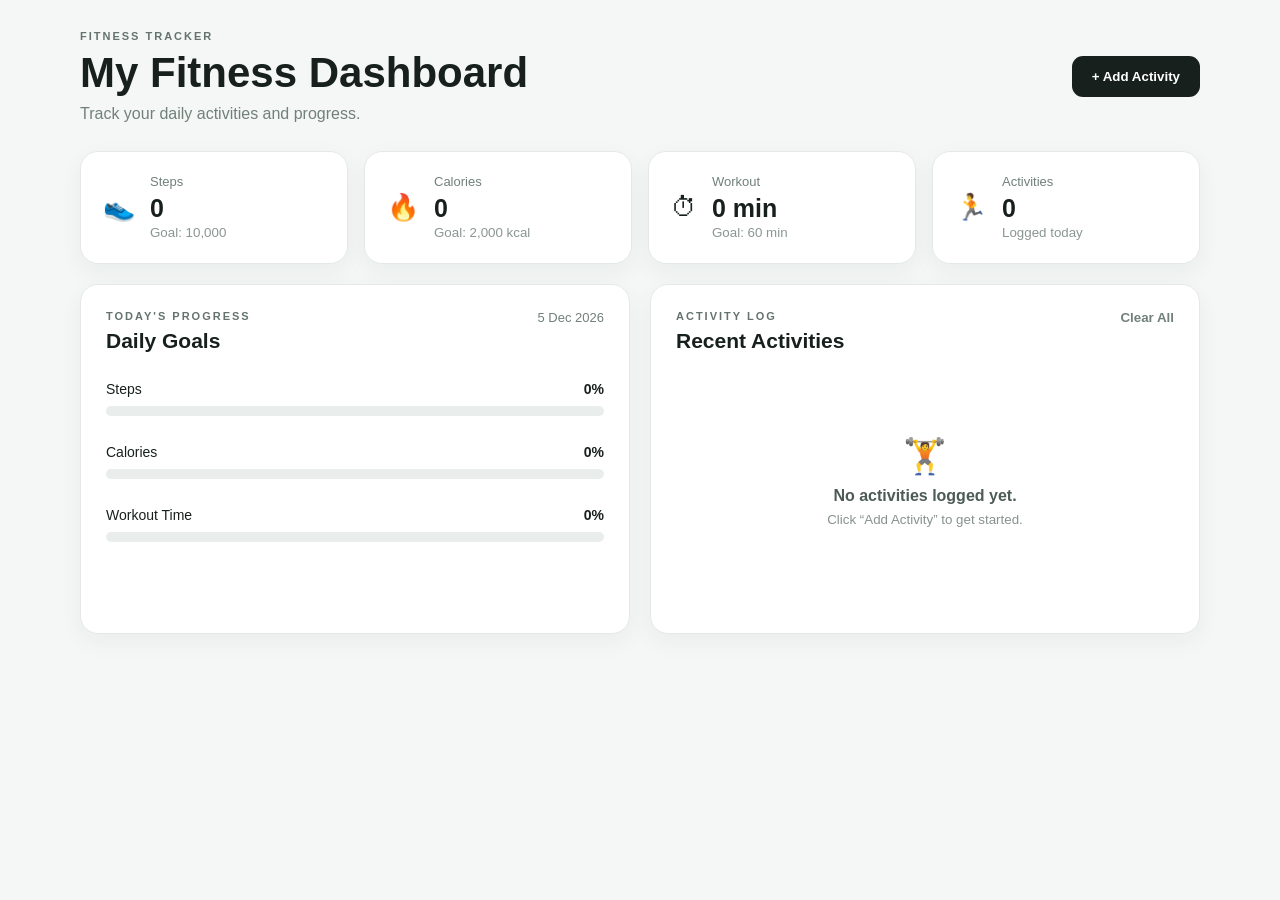
<file: index.html>
<!DOCTYPE html>
<html lang="en">
<head>
    <meta charset="UTF-8">
    <meta name="viewport" content="width=device-width, initial-scale=1.0">
    <title>FitTrack - Fitness Tracker</title>
    <link rel="stylesheet" href="style.css">
</head>
<body>
    <div class="app">
        <header class="topbar">
            <div>
                <p class="eyebrow">FITNESS TRACKER</p>
                <h1>My Fitness Dashboard</h1>
                <p class="subtitle">Track your daily activities and progress.</p>
            </div>
            <button class="primary-btn" id="openFormBtn">+ Add Activity</button>
        </header>

        <section class="stats-grid">
            <div class="stat-card">
                <span class="stat-icon">👟</span>
                <div>
                    <p>Steps</p>
                    <h2 id="stepsValue">0</h2>
                    <small>Goal: 10,000</small>
                </div>
            </div>

            <div class="stat-card">
                <span class="stat-icon">🔥</span>
                <div>
                    <p>Calories</p>
                    <h2 id="caloriesValue">0</h2>
                    <small>Goal: 2,000 kcal</small>
                </div>
            </div>

            <div class="stat-card">
                <span class="stat-icon">⏱</span>
                <div>
                    <p>Workout</p>
                    <h2 id="workoutValue">0 min</h2>
                    <small>Goal: 60 min</small>
                </div>
            </div>

            <div class="stat-card">
                <span class="stat-icon">🏃</span>
                <div>
                    <p>Activities</p>
                    <h2 id="activityCount">0</h2>
                    <small>Logged today</small>
                </div>
            </div>
        </section>

        <section class="content-grid">
            <div class="panel">
                <div class="panel-heading">
                    <div>
                        <p class="eyebrow">TODAY'S PROGRESS</p>
                        <h2>Daily Goals</h2>
                    </div>
                    <span id="dateDisplay"></span>
                </div>

                <div class="progress-item">
                    <div class="progress-label">
                        <span>Steps</span>
                        <strong id="stepsPercent">0%</strong>
                    </div>
                    <div class="progress-track"><div class="progress-fill" id="stepsProgress"></div></div>
                </div>

                <div class="progress-item">
                    <div class="progress-label">
                        <span>Calories</span>
                        <strong id="caloriesPercent">0%</strong>
                    </div>
                    <div class="progress-track"><div class="progress-fill" id="caloriesProgress"></div></div>
                </div>

                <div class="progress-item">
                    <div class="progress-label">
                        <span>Workout Time</span>
                        <strong id="workoutPercent">0%</strong>
                    </div>
                    <div class="progress-track"><div class="progress-fill" id="workoutProgress"></div></div>
                </div>
            </div>

            <div class="panel">
                <div class="panel-heading">
                    <div>
                        <p class="eyebrow">ACTIVITY LOG</p>
                        <h2>Recent Activities</h2>
                    </div>
                    <button class="text-btn" id="clearBtn">Clear All</button>
                </div>
                <div id="activityList" class="activity-list">
                    <div class="empty-state">
                        <div>🏋️</div>
                        <p>No activities logged yet.</p>
                        <small>Click “Add Activity” to get started.</small>
                    </div>
                </div>
            </div>
        </section>
    </div>

    <div class="modal hidden" id="activityModal">
        <div class="modal-card">
            <div class="modal-header">
                <div>
                    <p class="eyebrow">NEW ENTRY</p>
                    <h2>Log Fitness Activity</h2>
                </div>
                <button class="close-btn" id="closeFormBtn">&times;</button>
            </div>

            <form id="activityForm">
                <label>
                    Activity Type
                    <select id="activityType" required>
                        <option value="">Select activity</option>
                        <option>Walking</option>
                        <option>Running</option>
                        <option>Cycling</option>
                        <option>Gym Workout</option>
                        <option>Yoga</option>
                        <option>Swimming</option>
                        <option>Other</option>
                    </select>
                </label>

                <div class="form-row">
                    <label>
                        Duration (minutes)
                        <input type="number" id="duration" min="0" placeholder="30" required>
                    </label>
                    <label>
                        Calories
                        <input type="number" id="calories" min="0" placeholder="250" required>
                    </label>
                </div>

                <label>
                    Steps
                    <input type="number" id="steps" min="0" placeholder="3000" required>
                </label>

                <button class="primary-btn full-width" type="submit">Save Activity</button>
            </form>
        </div>
    </div>

    <script src="script.js"></script>
</body>
</html>
</file>
<file: style.css>
* {
    box-sizing: border-box;
    margin: 0;
    padding: 0;
}

body {
    min-height: 100vh;
    font-family: Arial, Helvetica, sans-serif;
    background: #f4f7f6;
    color: #17201d;
    padding: 30px;
}

.app {
    width: min(1120px, 100%);
    margin: 0 auto;
}

.topbar {
    display: flex;
    justify-content: space-between;
    align-items: center;
    gap: 20px;
    margin-bottom: 28px;
}

.eyebrow {
    color: #65736d;
    font-size: 11px;
    font-weight: 800;
    letter-spacing: 2px;
    margin-bottom: 7px;
}

h1 {
    font-size: clamp(28px, 4vw, 42px);
    margin-bottom: 8px;
}

.subtitle {
    color: #718079;
}

.primary-btn {
    border: none;
    background: #17201d;
    color: white;
    padding: 13px 20px;
    border-radius: 11px;
    font-weight: 700;
    cursor: pointer;
    transition: transform .2s ease, opacity .2s ease;
}

.primary-btn:hover {
    transform: translateY(-2px);
    opacity: .9;
}

.stats-grid {
    display: grid;
    grid-template-columns: repeat(4, 1fr);
    gap: 16px;
    margin-bottom: 20px;
}

.stat-card, .panel {
    background: white;
    border: 1px solid #e4e9e7;
    border-radius: 18px;
    box-shadow: 0 8px 25px rgba(20, 40, 30, .05);
}

.stat-card {
    padding: 22px;
    display: flex;
    align-items: center;
    gap: 15px;
}

.stat-icon {
    font-size: 26px;
}

.stat-card p {
    color: #718079;
    font-size: 13px;
    margin-bottom: 5px;
}

.stat-card h2 {
    font-size: 25px;
}

.stat-card small {
    color: #8a9691;
}

.content-grid {
    display: grid;
    grid-template-columns: 1fr 1fr;
    gap: 20px;
}

.panel {
    padding: 25px;
    min-height: 350px;
}

.panel-heading {
    display: flex;
    justify-content: space-between;
    align-items: flex-start;
    margin-bottom: 28px;
}

.panel-heading h2 {
    font-size: 21px;
}

#dateDisplay {
    color: #718079;
    font-size: 13px;
}

.progress-item {
    margin-bottom: 28px;
}

.progress-label {
    display: flex;
    justify-content: space-between;
    margin-bottom: 9px;
    font-size: 14px;
}

.progress-label strong {
    color: #17201d;
}

.progress-track {
    width: 100%;
    height: 10px;
    background: #e9eeec;
    border-radius: 20px;
    overflow: hidden;
}

.progress-fill {
    height: 100%;
    width: 0;
    background: #17201d;
    border-radius: 20px;
    transition: width .4s ease;
}

.text-btn {
    border: none;
    background: transparent;
    color: #718079;
    cursor: pointer;
    font-weight: 700;
}

.activity-list {
    display: flex;
    flex-direction: column;
    gap: 10px;
    max-height: 275px;
    overflow-y: auto;
}

.activity {
    border: 1px solid #e7ecea;
    border-radius: 12px;
    padding: 13px;
    display: flex;
    justify-content: space-between;
    align-items: center;
    gap: 12px;
}

.activity-name {
    font-weight: 700;
}

.activity-meta {
    color: #77837e;
    font-size: 12px;
    margin-top: 4px;
}

.delete-btn {
    border: none;
    background: #f1f3f2;
    border-radius: 8px;
    padding: 7px 10px;
    cursor: pointer;
}

.empty-state {
    text-align: center;
    padding: 55px 10px;
    color: #87928e;
}

.empty-state div {
    font-size: 35px;
    margin-bottom: 10px;
}

.empty-state p {
    color: #4d5b55;
    font-weight: 700;
    margin-bottom: 5px;
}

.modal {
    position: fixed;
    inset: 0;
    background: rgba(12, 20, 17, .45);
    display: flex;
    align-items: center;
    justify-content: center;
    padding: 20px;
    z-index: 10;
}

.hidden {
    display: none;
}

.modal-card {
    width: min(520px, 100%);
    background: white;
    border-radius: 20px;
    padding: 28px;
    box-shadow: 0 25px 70px rgba(0,0,0,.2);
}

.modal-header {
    display: flex;
    justify-content: space-between;
    align-items: flex-start;
    margin-bottom: 22px;
}

.modal-header h2 {
    font-size: 24px;
}

.close-btn {
    border: none;
    background: #f0f2f1;
    width: 35px;
    height: 35px;
    border-radius: 50%;
    font-size: 23px;
    cursor: pointer;
}

form label {
    display: block;
    color: #4d5b55;
    font-size: 13px;
    font-weight: 700;
    margin-bottom: 16px;
}

input, select {
    width: 100%;
    margin-top: 7px;
    padding: 12px;
    border: 1px solid #dce3df;
    border-radius: 10px;
    font: inherit;
    outline: none;
}

input:focus, select:focus {
    border-color: #17201d;
}

.form-row {
    display: grid;
    grid-template-columns: 1fr 1fr;
    gap: 14px;
}

.full-width {
    width: 100%;
    margin-top: 5px;
}

@media (max-width: 900px) {
    .stats-grid {
        grid-template-columns: repeat(2, 1fr);
    }

    .content-grid {
        grid-template-columns: 1fr;
    }
}

@media (max-width: 600px) {
    body {
        padding: 18px;
    }

    .topbar {
        align-items: flex-start;
        flex-direction: column;
    }

    .stats-grid {
        grid-template-columns: 1fr;
    }

    .form-row {
        grid-template-columns: 1fr;
        gap: 0;
    }
}
</file>
